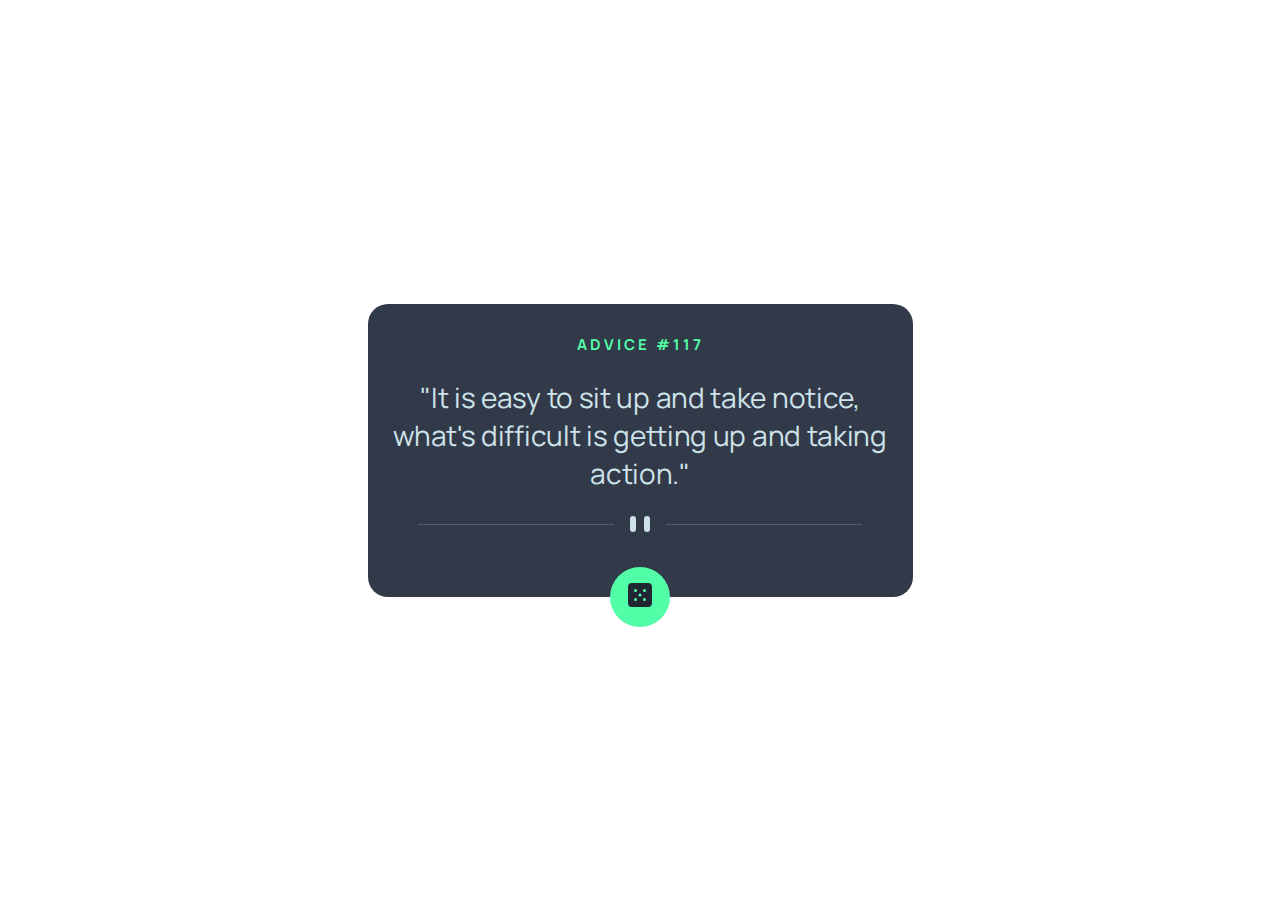
<file: 02-gerador-de-conselhos/index.html>
<!DOCTYPE html>
<html lang="en">
<head>
    <meta charset="UTF-8">
    <meta http-equiv="X-UA-Compatible" content="IE=edge">
    <meta name="viewport" content="width=device-width, initial-scale=1.0">
    <title>App gerador de conselhos</title>

    <link rel="stylesheet" href="src/css/reset.css">
    <link rel="stylesheet" href="src/css/style.css">
    <link rel="stylesheet" href="src/css/variables.css">
    <link rel="stylesheet" href="src/css/responsive.css">
</head>
<body>
    <main class="container">
        <div class="cartao-conselho">
            <h2 class="id-conselho">ADVICE  #117</h2>
            <p class="texto-conselho">"It is easy to sit up and take notice, what's difficult is getting up and taking action."</p>
            <picture>
                <source media="(max-width: 768px)" srcset="src/images/pattern-divider-mobile.svg">
                <img src="src/images/pattern-divider-desktop.svg" alt="divisor">
            </picture>
            <button class="icone-dado">
                <img  src="src/images/icon-dice.svg" alt="ícone de um dado">
            </button>
        </div>
    </main>
</body>
</html>
</file>
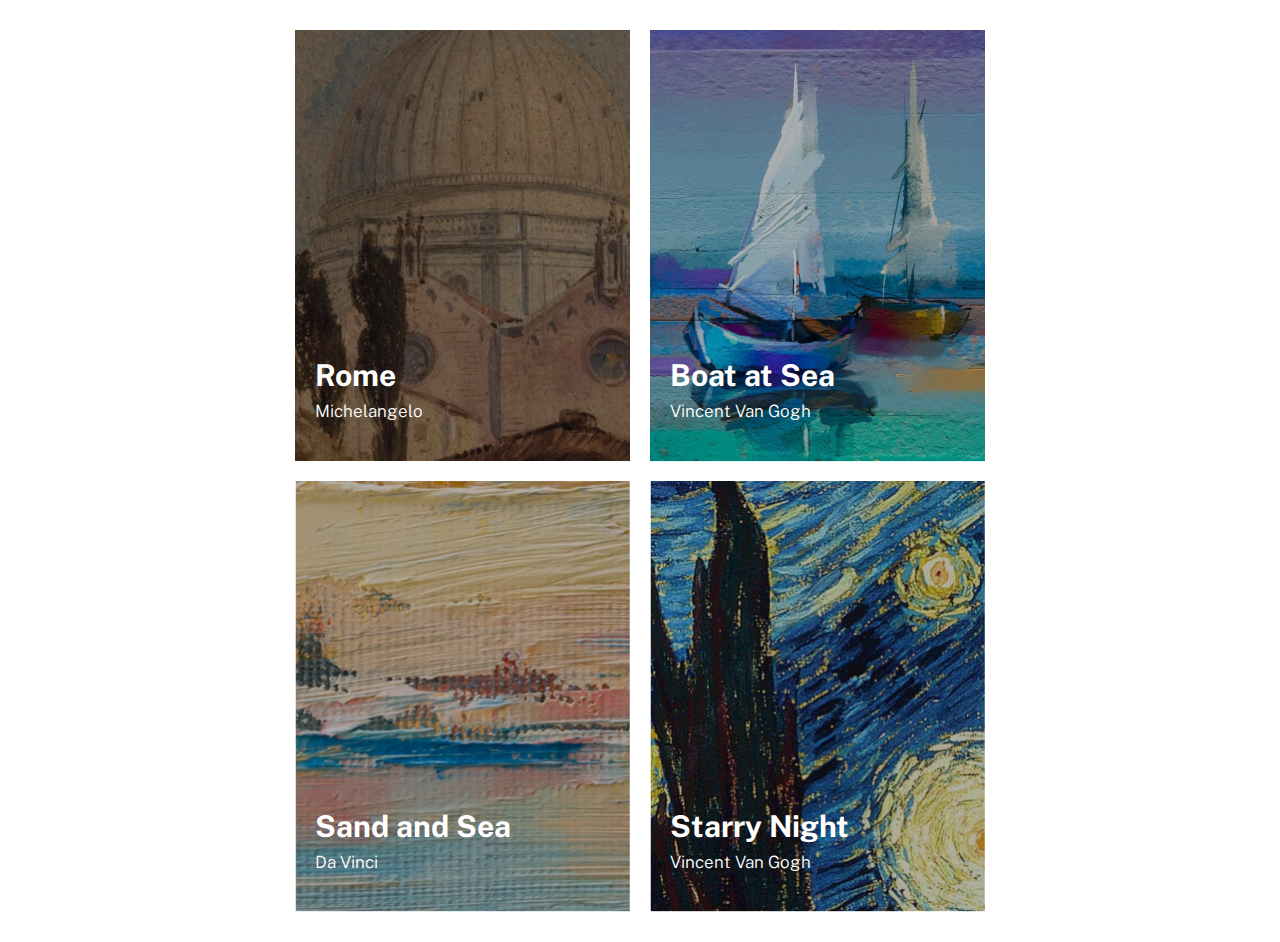
<file: 04-lista-de-imagens/index.html>
<!DOCTYPE html>
<html lang="en">
<head>
    <meta charset="UTF-8">
    <meta http-equiv="X-UA-Compatible" content="IE=edge">
    <meta name="viewport" content="width=device-width, initial-scale=1.0">
    <title>Lista de Imagens</title>

    <link rel="stylesheet" href="src/css/reset.css">
    <link rel="stylesheet" href="src/css/style.css">
    <link rel="stylesheet" href="src/css/responsive.css">

    <link rel="preconnect" href="https://fonts.googleapis.com">
    <link rel="preconnect" href="https://fonts.gstatic.com" crossorigin>
    <link href="https://fonts.googleapis.com/css2?family=Public+Sans:wght@300;700&display=swap" rel="stylesheet">
</head>
<body>
    <main>
        <section class="pinturas">
            <div class="pintura">
                <img src="src/images/rome.png" alt="pintura 'roma' de Michelangelo">
                <div class="info">
                    <h2 class="titulo">Rome</h2>
                    <h3 class="subtitulo">Michelangelo</h3>
                </div>
    
            </div>
    
            <div class="pintura">
                <img src="src/images/boat.png" alt="pintura 'boat and sea' de Vicent Van Gogh">
                <div class="info">
                    <h2 class="titulo">Boat at Sea</h2>
                    <h3 class="subtitulo">Vincent Van Gogh</h3>
                </div>   
            </div>
    
            <div class="pintura">
                <img src="src/images/sand-and-sea.png" alt="pintura 'sand and sea' de Da Vinci">
                <div class="info">
                    <h2 class="titulo">Sand and Sea</h2>
                    <h3 class="subtitulo">Da Vinci</h3>
                </div>   
            </div>
    
            <div class="pintura">
                <img src="src/images/starry-night.png" alt="pintura 'starry night' de Vicent Van Gogh">
                <div class="info">
                    <h2 class="titulo">Starry Night</h2>
                    <h3 class="subtitulo">Vincent Van Gogh</h3>
                </div>   
            </div>
    
        </section>
    </main>
</body>
</html>
</file>
<file: 02-gerador-de-conselhos/src/css/style.css>
@import url('https://fonts.googleapis.com/css2?family=Manrope:wght@800&display=swap');

body{
    background-color: var(white);
    font-family: 'Manrope', sans-serif;
}

.container{
    display: flex;
    height: 100vh;
    justify-content: center;
    align-items: center;
}

.cartao-conselho{
    background-color: var(--advice-card-color);
    display: flex;
    flex-direction: column;
    align-items: center;
    width: 545px;
    border-radius: 20px;
    margin: 20px;
}

.cartao-conselho .id-conselho{
    color: var(--advice-dice-color);
    font-size: 15px;
    letter-spacing: 3px;
    margin-top: 30px;
}

.cartao-conselho .texto-conselho{
    text-align: center;
    color: var(--text-color);
    font-size: 28px;
    padding: 23px;
    letter-spacing: -0.3px;

}

.cartao-conselho .icone-dado{
    background-color: var(--advice-dice-color);
    height: 60px;
    width: 60px;
    border: none;
    border-radius: 50%;
    transform: translateY(50%);
}

.cartao-conselho .icone-dado:hover{
    color: #53FFAB;
    cursor: pointer;
    box-shadow: 0 5px 15px var(--advice-dice-color);
}
</file>
<file: 02-gerador-de-conselhos/src/css/variables.css>
:root{
    --text-color: hsl(193, 38%, 86%);
    --advice-dice-color: hsl(150, 100%, 66%);
    --advice-card-color: hsl(217, 19%, 24%);
    --background-color: hsl(218, 23%, 16%);
}
</file>
<file: 02-gerador-de-conselhos/src/css/responsive.css>
@media(max-width: 768px){
    .cartao-conselho{
        padding-inline: 50px;
        width: 386px;
    }
    .cartao-conselho{
        font-size: 21px;
        padding: 26px;
    }
    .cartao-conselho .icone-dado{
        transform: translateY(90%);
    }
}
</file>
<file: 04-lista-de-imagens/src/css/style.css>
html{
    font-family: 'Public Sans', sans-serif;
}

main{
    display: flex;
    min-height: 100vh;
    justify-content: center;
    align-items: center;
}

.pinturas {
    display: flex;
    gap: 20px;
    justify-content: center;
    flex-wrap: wrap;
}

.pinturas .pintura{
    width: 335px;
    height: 431px;
    position: relative;
}

.pinturas .pintura img{
    width: 100%;
}

.pinturas .pintura .info{
    color: #ffffff;
    position: absolute;
    bottom: 40px;
    left: 20px;
}

.pinturas .pintura .info .titulo{
    font-size: 30px;
    font-weight: 700;
    margin-bottom: 8px;
}

.pinturas .pintura .info .subtitulo{
    font-size: 17px;
    font-weight: 300;
}
</file>
<file: 04-lista-de-imagens/src/css/responsive.css>
@media(max-width: 1440px){
    .pinturas {
        max-width: 900px;
        margin: 30px 0;
    }
}
</file>
